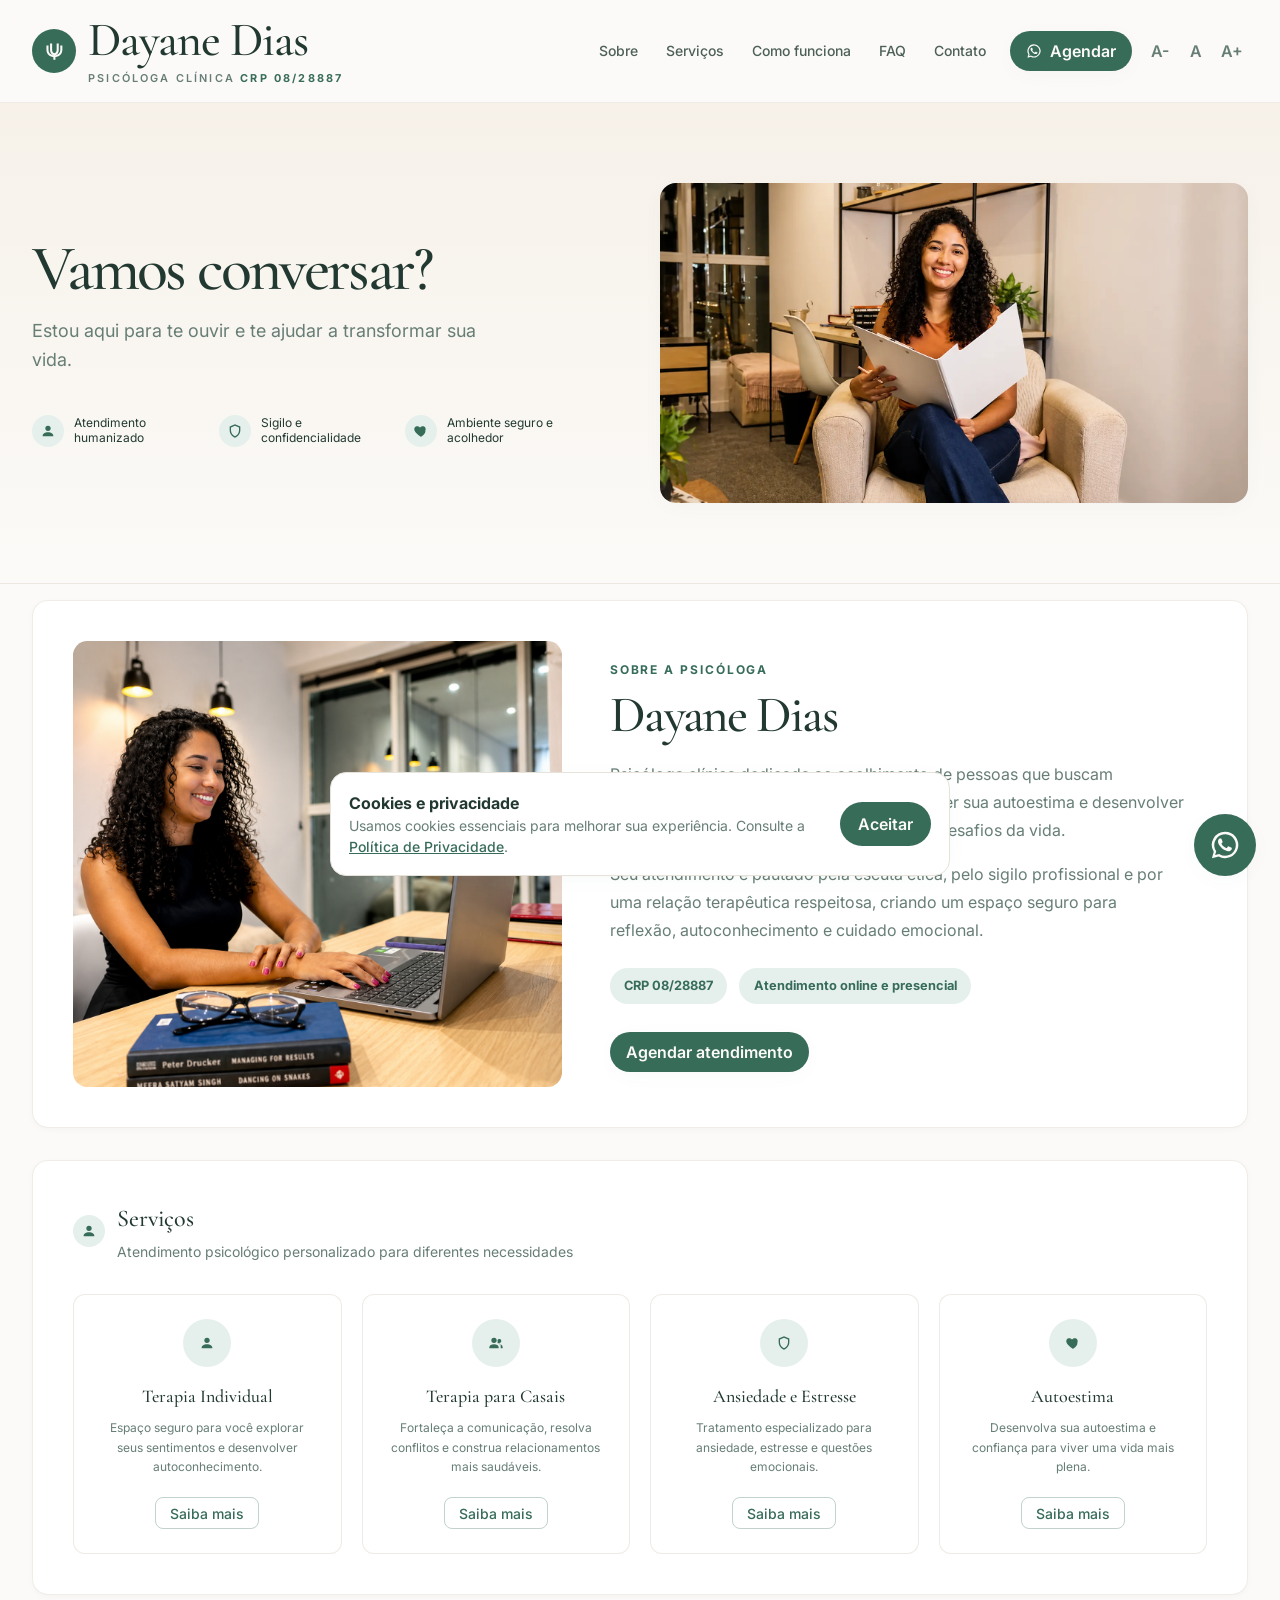
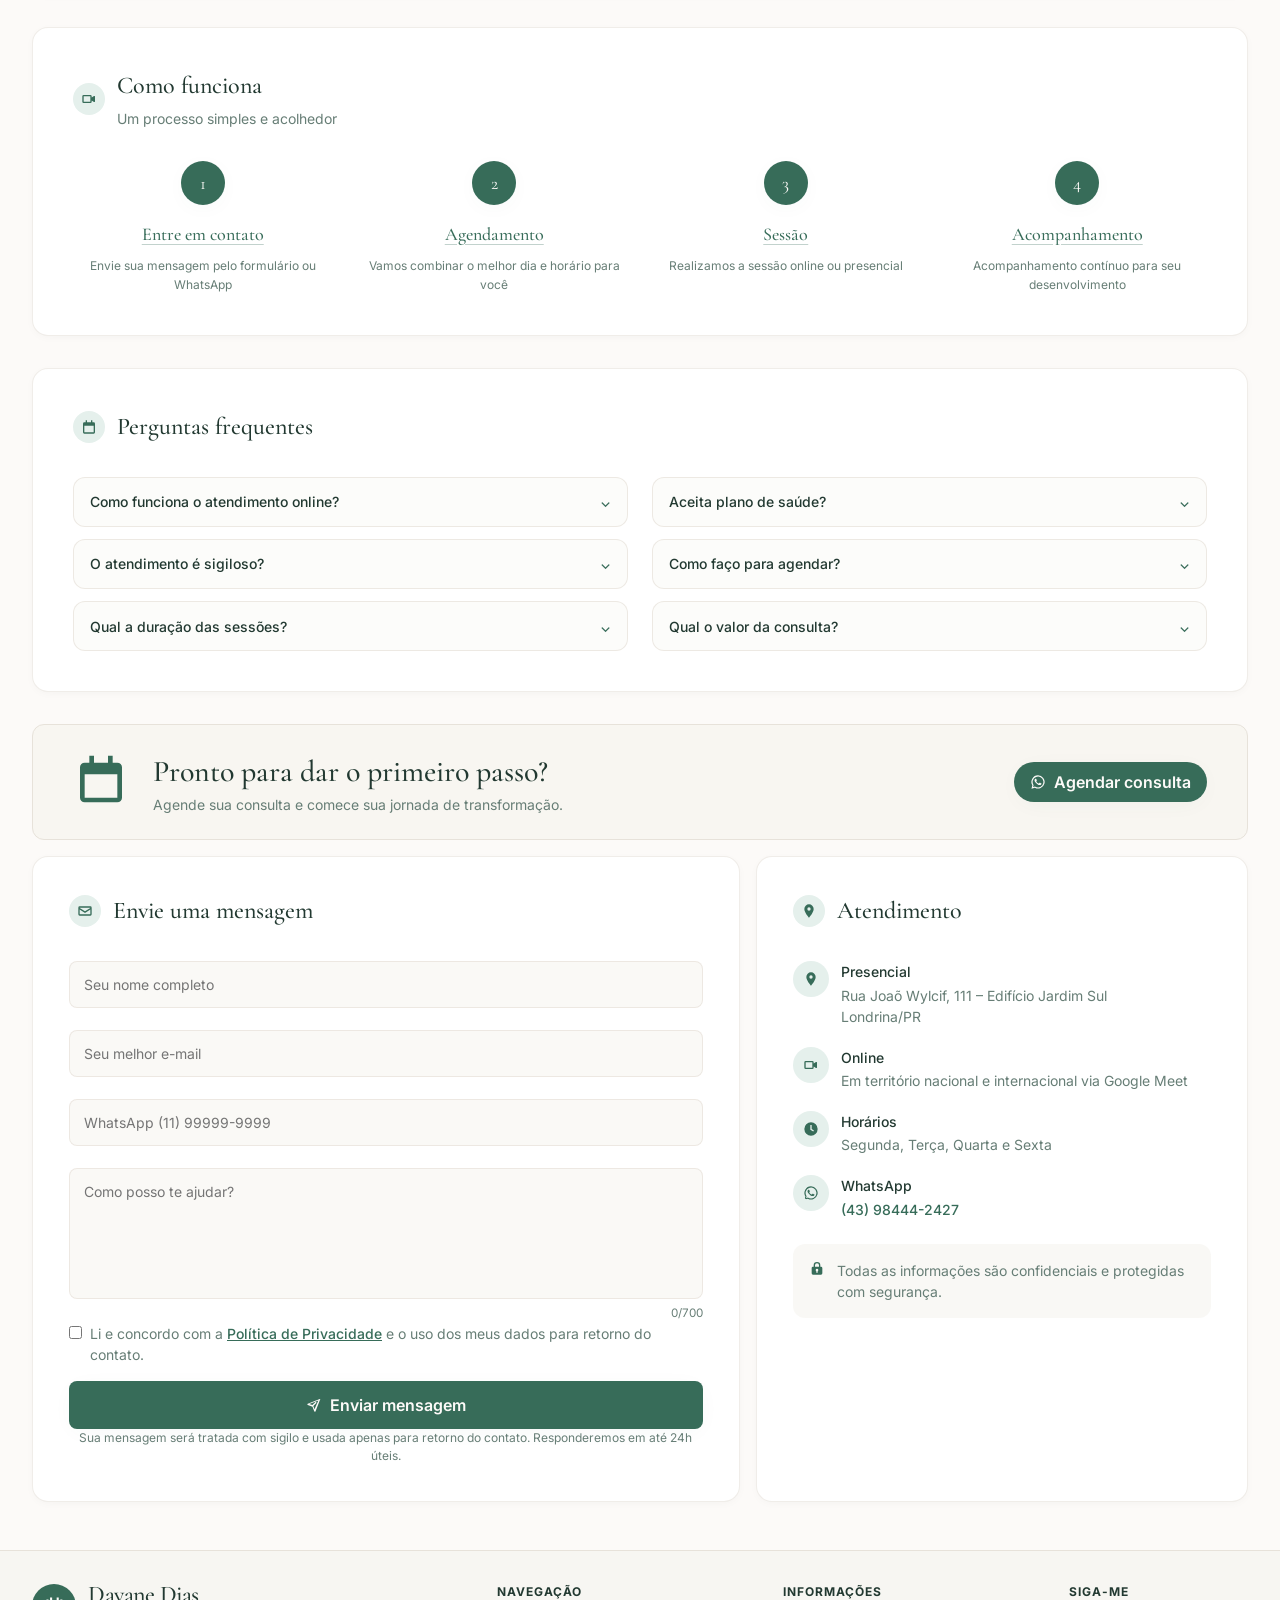
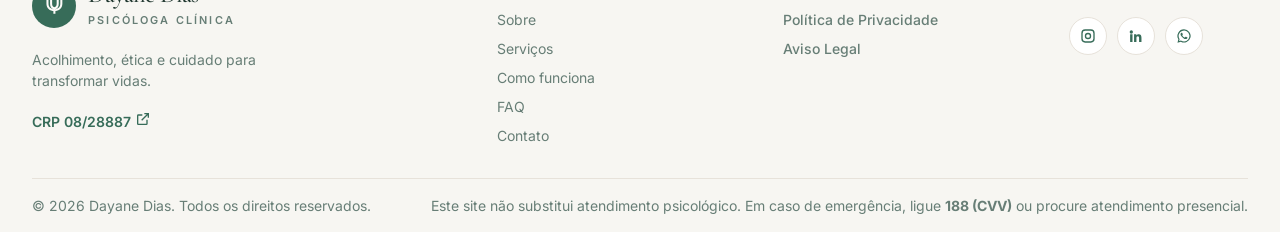
<file: index.html>
<!DOCTYPE html>
<html lang="pt-BR">

<head>
  <meta charset="UTF-8" />
  <meta name="viewport" content="width=device-width, initial-scale=1.0, viewport-fit=cover" />
  <title>Dayane Dias | Psicóloga Clínica</title>
  <meta name="description"
    content="Atendimento psicológico online e presencial com acolhimento, sigilo e cuidado profissional." />
  <meta name="keywords"
    content="psicóloga, psicóloga clínica, terapia online, atendimento psicológico, ansiedade, autoestima, saúde emocional" />
  <meta name="author" content="Dayane Dias" />
  <meta name="robots" content="index, follow" />
  <meta name="theme-color" content="#2f766b" />

  <meta property="og:locale" content="pt_BR" />
  <meta property="og:type" content="website" />
  <meta property="og:title" content="Dayane Dias | Psicóloga Clínica" />
  <meta property="og:description"
    content="Atendimento psicológico online e presencial com acolhimento, ética e sigilo." />
  <meta property="og:image" content="assets/images/hero-office.jpg" />

  <link rel="preconnect" href="https://fonts.googleapis.com" />
  <link rel="preconnect" href="https://fonts.gstatic.com" crossorigin />
  <link
    href="https://fonts.googleapis.com/css2?family=Cormorant+Garamond:wght@600;700&family=Inter:wght@400;500;600;700;800&display=swap"
    rel="stylesheet" />
  <link rel="preload" as="image" href="assets/images/hero-office.jpg" />
  <link rel="stylesheet" href="css/styles.css" />
</head>

<body>
  <svg class="svg-sprite" aria-hidden="true" focusable="false">
    <symbol id="icon-psi" viewBox="0 0 24 24">
      <path
        d="M7.8 4.4h2v6.1c0 1.8.6 3.2 2.2 3.2s2.2-1.4 2.2-3.2V4.4h2v6.1c0 2.8-1.1 4.8-3.2 5.2V20h-2v-4.3c-2.1-.4-3.2-2.4-3.2-5.2V4.4Z" />
      <path
        d="M4.3 6.2h2v4.2c0 3.2 2.3 5.3 5.7 5.3s5.7-2.1 5.7-5.3V6.2h2v4.2c0 4.2-3.1 7.1-7.7 7.1s-7.7-2.9-7.7-7.1V6.2Z" />
    </symbol>
    <symbol id="icon-whatsapp" viewBox="0 0 24 24">
      <path
        d="M12.04 2a9.9 9.9 0 0 0-8.48 15.04L2.2 22l5.08-1.33A9.94 9.94 0 1 0 12.04 2Zm0 18.1a8.08 8.08 0 0 1-4.12-1.13l-.3-.18-3.01.79.8-2.92-.2-.31a8.08 8.08 0 1 1 6.83 3.75Z" />
      <path
        d="M16.57 13.86c-.25-.13-1.5-.74-1.73-.82-.23-.09-.4-.13-.57.13-.17.25-.66.82-.82.99-.15.17-.3.19-.55.06-.25-.13-1.07-.39-2.04-1.25-.75-.67-1.26-1.5-1.41-1.75-.15-.26-.02-.4.11-.52.12-.12.25-.3.38-.45.13-.15.17-.25.25-.42.09-.17.04-.32-.02-.45-.06-.13-.57-1.38-.78-1.89-.2-.49-.41-.42-.57-.43h-.49c-.17 0-.45.06-.68.32-.23.25-.89.87-.89 2.12s.91 2.46 1.04 2.63c.13.17 1.8 2.75 4.37 3.86.61.26 1.09.42 1.46.54.62.2 1.17.17 1.61.1.49-.07 1.5-.61 1.71-1.2.21-.59.21-1.09.15-1.2-.06-.11-.23-.17-.48-.3Z" />
    </symbol>
    <symbol id="icon-user" viewBox="0 0 24 24">
      <path d="M12 12a4 4 0 1 0-4-4 4 4 0 0 0 4 4Zm0 2c-4.42 0-8 2.24-8 5v1h16v-1c0-2.76-3.58-5-8-5Z" />
    </symbol>
    <symbol id="icon-users" viewBox="0 0 24 24">
      <path d="M9 12a4 4 0 1 0-4-4 4 4 0 0 0 4 4Zm0 2c-3.86 0-7 1.96-7 4.38V20h14v-1.62C16 15.96 12.86 14 9 14Z" />
      <path
        d="M17 12a3 3 0 1 0-2.83-4h.03a5.9 5.9 0 0 1 0 4H14c2.76.18 5 1.8 5 3.82V20h3v-1.62C22 15.96 19.76 14 17 14Z" />
    </symbol>
    <symbol id="icon-heart" viewBox="0 0 24 24">
      <path
        d="M12 21s-7.5-4.6-9.5-9.2C1 8.2 3.1 5 6.4 5c1.9 0 3.3 1 4.1 2.1C11.3 6 12.7 5 14.6 5c3.3 0 5.4 3.2 3.9 6.8C19.5 16.4 12 21 12 21Z" />
    </symbol>
    <symbol id="icon-shield" viewBox="0 0 24 24">
      <path
        d="M12 2 4 5.4V11c0 5 3.4 9.7 8 11 4.6-1.3 8-6 8-11V5.4L12 2Zm0 17.8C8.6 18.6 6 15 6 11V6.7l6-2.55 6 2.55V11c0 4-2.6 7.6-6 8.8Z" />
    </symbol>
    <symbol id="icon-mail" viewBox="0 0 24 24">
      <path
        d="M4 5h16a2 2 0 0 1 2 2v10a2 2 0 0 1-2 2H4a2 2 0 0 1-2-2V7a2 2 0 0 1 2-2Zm0 2v.4l8 5.1 8-5.1V7H4Zm16 10V9.7l-7.45 4.75a1 1 0 0 1-1.1 0L4 9.7V17h16Z" />
    </symbol>
    <symbol id="icon-pin" viewBox="0 0 24 24">
      <path
        d="M12 2a7 7 0 0 0-7 7c0 5.25 7 13 7 13s7-7.75 7-13a7 7 0 0 0-7-7Zm0 9.5A2.5 2.5 0 1 1 12 6.5a2.5 2.5 0 0 1 0 5Z" />
    </symbol>
    <symbol id="icon-video" viewBox="0 0 24 24">
      <path
        d="M4 6h10a2 2 0 0 1 2 2v1.7l3.4-2.1A1 1 0 0 1 21 8.4v7.2a1 1 0 0 1-1.6.8L16 14.3V16a2 2 0 0 1-2 2H4a2 2 0 0 1-2-2V8a2 2 0 0 1 2-2Zm0 2v8h10V8H4Z" />
    </symbol>
    <symbol id="icon-clock" viewBox="0 0 24 24">
      <path d="M12 2a10 10 0 1 0 10 10A10 10 0 0 0 12 2Zm1 10.1 3.4 2-1 1.7-4.4-2.6V6h2v6.1Z" />
    </symbol>
    <symbol id="icon-lock" viewBox="0 0 24 24">
      <path
        d="M7 10V8a5 5 0 0 1 10 0v2h1a2 2 0 0 1 2 2v8a2 2 0 0 1-2 2H6a2 2 0 0 1-2-2v-8a2 2 0 0 1 2-2h1Zm2 0h6V8a3 3 0 0 0-6 0v2Zm3 3a2 2 0 0 0-1 3.73V19h2v-2.27A2 2 0 0 0 12 13Z" />
    </symbol>
    <symbol id="icon-send" viewBox="0 0 24 24">
      <path
        d="M21.7 3.3a1 1 0 0 0-1.03-.24l-18 7a1 1 0 0 0 .02 1.87l7.05 2.57 2.57 7.05a1 1 0 0 0 1.87.02l7-18a1 1 0 0 0-.24-1.03ZM12.7 18.2l-1.7-4.67 4.92-4.92-1.41-1.41-4.92 4.92-4.67-1.7 13.63-5.3-5.85 13.08Z" />
    </symbol>
    <symbol id="icon-calendar" viewBox="0 0 24 24">
      <path
        d="M7 2h2v3h6V2h2v3h2a2 2 0 0 1 2 2v13a2 2 0 0 1-2 2H5a2 2 0 0 1-2-2V7a2 2 0 0 1 2-2h2V2Zm12 8H5v10h14V10Z" />
    </symbol>
    <symbol id="icon-instagram" viewBox="0 0 24 24">
      <path
        d="M7.7 2h8.6A5.7 5.7 0 0 1 22 7.7v8.6a5.7 5.7 0 0 1-5.7 5.7H7.7A5.7 5.7 0 0 1 2 16.3V7.7A5.7 5.7 0 0 1 7.7 2Zm0 2A3.7 3.7 0 0 0 4 7.7v8.6A3.7 3.7 0 0 0 7.7 20h8.6a3.7 3.7 0 0 0 3.7-3.7V7.7A3.7 3.7 0 0 0 16.3 4H7.7Z" />
      <path d="M12 7.2A4.8 4.8 0 1 1 12 16.8 4.8 4.8 0 0 1 12 7.2Zm0 2A2.8 2.8 0 1 0 12 14.8 2.8 2.8 0 0 0 12 9.2Z" />
    </symbol>
    <symbol id="icon-linkedin" viewBox="0 0 24 24">
      <path d="M4.98 3.5a2.48 2.48 0 1 1 0 4.96 2.48 2.48 0 0 1 0-4.96ZM3.2 9.5h3.56V21H3.2V9.5Z" />
      <path
        d="M9.1 9.5h3.41v1.57h.05c.48-.9 1.64-1.85 3.37-1.85 3.6 0 4.27 2.37 4.27 5.46V21h-3.56v-5.58c0-1.33-.02-3.04-1.85-3.04-1.85 0-2.14 1.45-2.14 2.94V21H9.1V9.5Z" />
    </symbol>
    <symbol id="icon-external" viewBox="0 0 24 24">
      <path d="M14 3h7v7h-2V6.41l-8.3 8.3-1.4-1.42 8.29-8.29H14V3Z" />
      <path d="M5 5h6v2H5v12h12v-6h2v6a2 2 0 0 1-2 2H5a2 2 0 0 1-2-2V7a2 2 0 0 1 2-2Z" />
    </symbol>
  </svg>

  <a class="skip-link" href="#conteudo-principal">Pular para o conteúdo principal</a>

  <header class="header">
    <div class="container header-inner">
      <a class="brand" href="#inicio" aria-label="Ir para o início">
        <span class="brand-mark"><svg class="icon">
            <use href="#icon-psi"></use>
          </svg></span>
        <span class="brand-copy">
          <strong>Dayane Dias</strong>
          <small>Psicóloga Clínica <b>CRP 08/28887</b></small>
        </span>
      </a>

      <nav class="nav" id="mainNav" aria-label="Navegação principal">
        <a href="#sobre">Sobre</a>
        <a href="#servicos">Serviços</a>
        <a href="#como-funciona">Como funciona</a>
        <a href="#faq">FAQ</a>
        <a href="#contato">Contato</a>
      </nav>

      <div class="header-actions">
        <a class="btn btn-primary js-whatsapp-link" href="https://wa.me/5543984442427"
          data-message="Olá, Dra. Dayane. Gostaria de agendar uma consulta.">
          <svg class="icon">
            <use href="#icon-whatsapp"></use>
          </svg>
          <span>Agendar</span>
        </a>
        <div class="font-controls" aria-label="Tamanho da fonte">
          <button id="decreaseFont" type="button" aria-label="Diminuir fonte">A-</button>
          <button id="resetFont" type="button" aria-label="Fonte padrão">A</button>
          <button id="increaseFont" type="button" aria-label="Aumentar fonte">A+</button>
        </div>
        <button class="mobile-menu-btn" id="mobileMenuBtn" type="button" aria-controls="mainNav"
          aria-expanded="false">☰</button>
      </div>
    </div>
  </header>

  <main id="conteudo-principal">
    <section id="inicio" class="hero-strip">
      <div class="container hero-strip-inner">
        <div class="hero-copy">
          <h1>Vamos conversar?</h1>
          <p>Estou aqui para te ouvir e te ajudar a transformar sua vida.</p>
          <div class="trust-row">
            <span><svg class="icon">
                <use href="#icon-user"></use>
              </svg>Atendimento humanizado</span>
            <span><svg class="icon">
                <use href="#icon-shield"></use>
              </svg>Sigilo e confidencialidade</span>
            <span><svg class="icon">
                <use href="#icon-heart"></use>
              </svg>Ambiente seguro e acolhedor</span>
          </div>
        </div>

        <div class="hero-image hero-carousel" id="heroCarousel">
          <img src="assets/images/psicologa-hero.webp" class="carousel-image active"
            alt="Atendimento psicológico acolhedor" />
          <img src="assets/images/hero-office.webp" class="carousel-image" alt="Sessão de terapia online" />
          <img src="assets/images/psico-hero.webp" class="carousel-image" alt="Ambiente terapêutico confortável" />

          <div class="carousel-dots" aria-label="Selecionar imagem do destaque">
            <button class="dot active" type="button" aria-label="Mostrar imagem 1"></button>
            <button class="dot" type="button" aria-label="Mostrar imagem 2"></button>
            <button class="dot" type="button" aria-label="Mostrar imagem 3"></button>
          </div>
        </div>

      </div>
    </section>

    <section id="sobre" class="section about-section">
      <div class="container about-grid panel">
        <button class="about-image about-image-button" type="button" id="openAboutModal"
          aria-label="Ampliar foto da Dayane Dias">
          <img src="assets/images/psicologa-sobre.jpg" alt="Dayane Dias em atendimento online" />
        </button>

        <div class="about-content">
          <span class="section-kicker">Sobre a psicóloga</span>
          <h2>Dayane Dias</h2>
          <p>
            Psicóloga clínica dedicada ao acolhimento de pessoas que buscam compreender melhor suas emoções,
            fortalecer sua autoestima e desenvolver caminhos mais saudáveis para lidar com os desafios da vida.
          </p>
          <p>
            Seu atendimento é pautado pela escuta ética, pelo sigilo profissional e por uma relação terapêutica
            respeitosa, criando um espaço seguro para reflexão, autoconhecimento e cuidado emocional.
          </p>

          <div class="about-info">
            <a class="footer-crp" href="https://cadastro.cfp.org.br/" target="_blank" rel="noopener noreferrer"
              title="Consulte meu cadastro profissional!">
              <span>CRP 08/28887 </span>
            </a>
            <span>Atendimento online e presencial</span>
          </div>

          <a href="#contato" class="btn about-btn">
            Agendar atendimento
          </a>
        </div>
      </div>
    </section>

    <section id="servicos" class="section section-tight">
      <div class="container panel content-panel">
        <div class="panel-title stacked-title">
          <span class="title-badge"><svg class="icon">
              <use href="#icon-user"></use>
            </svg></span>
          <div>
            <h2>Serviços</h2>
            <p>Atendimento psicológico personalizado para diferentes necessidades</p>
          </div>
        </div>
        <div class="services-grid">
          <article class="service-card"><span><svg class="icon">
                <use href="#icon-user"></use>
              </svg></span>
            <h3>Terapia Individual</h3>
            <p>Espaço seguro para você explorar seus sentimentos e desenvolver autoconhecimento.</p><a
              href="#contato">Saiba mais</a>
          </article>
          <article class="service-card"><span><svg class="icon">
                <use href="#icon-users"></use>
              </svg></span>
            <h3>Terapia para Casais</h3>
            <p>Fortaleça a comunicação, resolva conflitos e construa relacionamentos mais saudáveis.</p><a
              href="#contato">Saiba mais</a>
          </article>
          <article class="service-card"><span><svg class="icon">
                <use href="#icon-shield"></use>
              </svg></span>
            <h3>Ansiedade e Estresse</h3>
            <p>Tratamento especializado para ansiedade, estresse e questões emocionais.</p><a href="#contato">Saiba
              mais</a>
          </article>
          <article class="service-card"><span><svg class="icon">
                <use href="#icon-heart"></use>
              </svg></span>
            <h3>Autoestima</h3>
            <p>Desenvolva sua autoestima e confiança para viver uma vida mais plena.</p><a href="#contato">Saiba
              mais</a>
          </article>
        </div>
      </div>
    </section>

    <section id="como-funciona" class="section section-tight">
      <div class="container panel content-panel">
        <div class="panel-title stacked-title">
          <span class="title-badge"><svg class="icon">
              <use href="#icon-video"></use>
            </svg></span>
          <div>
            <h2>Como funciona</h2>
            <p>Um processo simples e acolhedor</p>
          </div>
        </div>
        <div class="steps-grid">
          <article><span>1</span>
            <h3>Entre em contato</h3>
            <p>Envie sua mensagem pelo formulário ou WhatsApp</p>
          </article>
          <article><span>2</span>
            <h3>Agendamento</h3>
            <p>Vamos combinar o melhor dia e horário para você</p>
          </article>
          <article><span>3</span>
            <h3>Sessão</h3>
            <p>Realizamos a sessão online ou presencial</p>
          </article>
          <article><span>4</span>
            <h3>Acompanhamento</h3>
            <p>Acompanhamento contínuo para seu desenvolvimento</p>
          </article>
        </div>
      </div>
    </section>

    <section id="faq" class="section section-tight">
      <div class="container panel content-panel">
        <div class="panel-title"><span class="title-badge"><svg class="icon">
              <use href="#icon-calendar"></use>
            </svg></span>
          <h2>Perguntas frequentes</h2>
        </div>
        <div class="faq-grid">
          <div class="faq-item"><button class="faq-question" type="button" aria-expanded="false">Como funciona o
              atendimento online?<span>⌄</span></button>
            <div class="faq-answer" hidden>
              <p>É realizado por videochamada, com horário marcado, privacidade e sigilo profissional.</p>
            </div>
          </div>
          <div class="faq-item"><button class="faq-question" type="button" aria-expanded="false">Aceita plano de
              saúde?<span>⌄</span></button>
            <div class="faq-answer" hidden>
              <p>Entre em contato para verificar condições, valores e possibilidades de reembolso.</p>
            </div>
          </div>
          <div class="faq-item"><button class="faq-question" type="button" aria-expanded="false">O atendimento é
              sigiloso?<span>⌄</span></button>
            <div class="faq-answer" hidden>
              <p>Sim. O sigilo é uma parte essencial do atendimento psicológico.</p>
            </div>
          </div>
          <div class="faq-item"><button class="faq-question" type="button" aria-expanded="false">Como faço para
              agendar?<span>⌄</span></button>
            <div class="faq-answer" hidden>
              <p>Você pode clicar no botão de WhatsApp ou enviar uma mensagem pelo formulário.</p>
            </div>
          </div>
          <div class="faq-item"><button class="faq-question" type="button" aria-expanded="false">Qual a duração das
              sessões?<span>⌄</span></button>
            <div class="faq-answer" hidden>
              <p>Em geral, cada sessão dura cerca de 50 minutos.</p>
            </div>
          </div>
          <div class="faq-item"><button class="faq-question" type="button" aria-expanded="false">Qual o valor da
              consulta?<span>⌄</span></button>
            <div class="faq-answer" hidden>
              <p>Os valores são informados diretamente no contato, conforme modalidade escolhida.</p>
            </div>
          </div>
        </div>
      </div>
    </section>

    <section class="cta-section">
      <div class="container cta-box">
        <div class="cta-icon"><svg class="icon">
            <use href="#icon-calendar"></use>
          </svg></div>
        <div>
          <h2>Pronto para dar o primeiro passo?</h2>
          <p>Agende sua consulta e comece sua jornada de transformação.</p>
        </div>
        <a class="btn btn-primary js-whatsapp-link" href="https://wa.me/5543984442427"
          data-message="Olá, Dra. Dayane. Gostaria de agendar minha consulta."><svg class="icon">
            <use href="#icon-whatsapp"></use>
          </svg>Agendar consulta</a>
      </div>
    </section>

    <section id="contato" class="section section-tight">
      <div class="container contact-grid">
        <form class="panel contact-form" id="contactForm" action="https://formsubmit.co/seuemail@dominio.com"
          method="POST" novalidate>
          <div class="panel-title">
            <span class="title-badge"><svg class="icon">
                <use href="#icon-mail"></use>
              </svg></span>
            <h2>Envie uma mensagem</h2>
          </div>

          <label class="field">
            <input id="nome" name="nome" type="text" placeholder="Seu nome completo" required minlength="3"
              maxlength="80" autocomplete="name" />
            <small class="field-error" data-error-for="nome"></small>
          </label>

          <label class="field">
            <input id="email" name="email" type="email" placeholder="Seu melhor e-mail" required maxlength="120"
              autocomplete="email" />
            <small class="field-error" data-error-for="email"></small>
          </label>

          <label class="field">
            <input id="telefone" name="telefone" type="tel" placeholder="WhatsApp (11) 99999-9999 " maxlength="20"
              autocomplete="tel" />
            <small class="field-error" data-error-for="telefone"></small>
          </label>

          <label class="field">
            <textarea id="mensagem" name="mensagem" rows="5" placeholder="Como posso te ajudar?" required minlength="10"
              maxlength="700"></textarea>
            <span class="field-meta"><small class="field-error" data-error-for="mensagem"></small><small><span
                  id="messageCounter">0</span>/700</small></span>
          </label>

          <label class="checkbox-field">
            <input id="privacyConsent" name="consentimento_lgpd" type="checkbox" required />
            <span>Li e concordo com a <button class="link-button js-open-privacy" type="button">Política de
                Privacidade</button> e o uso dos meus dados para retorno do contato.</span>
          </label>
          <small class="field-error" data-error-for="consentimento_lgpd"></small>

          <input type="hidden" name="_subject" value="Novo contato do site - Dayane Dias" />
          <input type="hidden" name="_captcha" value="false" />
          <input type="hidden" name="_template" value="table" />
          <input type="hidden" name="_next" value="https://www.seusite.com.br/obrigado.html" />

          <button class="submit-btn" id="contactSubmitButton" type="submit">
            <svg class="icon">
              <use href="#icon-send"></use>
            </svg>
            Enviar mensagem
          </button>
          <p class="form-feedback" id="formFeedback" role="status" aria-live="polite"></p>
          <p class="form-note">Sua mensagem será tratada com sigilo e usada apenas para retorno do contato.
            Responderemos em até 24h úteis.</p>
        </form>

        <aside class="panel info-panel" aria-labelledby="titulo-atendimento">
          <div class="panel-title">
            <span class="title-badge"><svg class="icon">
                <use href="#icon-pin"></use>
              </svg></span>
            <h2 id="titulo-atendimento">Atendimento</h2>
          </div>

          <div class="info-list">
            <div class="info-row"><svg class="icon">
                <use href="#icon-pin"></use>
              </svg>
              <p><strong>Presencial</strong>Rua Joaõ Wylcif, 111 – Edifício Jardim Sul<br />Londrina/PR</p>
            </div>
            <div class="info-row"><svg class="icon">
                <use href="#icon-video"></use>
              </svg>
              <p><strong>Online</strong>Em território nacional e internacional via Google Meet</p>
            </div>
            <div class="info-row"><svg class="icon">
                <use href="#icon-clock"></use>
              </svg>
              <p><strong>Horários</strong>Segunda, Terça, Quarta e Sexta</p>
            </div>
            <div class="info-row"><svg class="icon">
                <use href="#icon-whatsapp"></use>
              </svg>
              <p><strong>WhatsApp</strong><a href="https://wa.me/5543984442427" class="js-whatsapp-link"
                  data-message="Olá, Dra. Dayane. Vim pelo site e gostaria de mais informações." target="_blank"
                  rel="noopener noreferrer"> (43) 98444-2427</a></p>
            </div>
          </div>

          <div class="security-note">
            <svg class="icon">
              <use href="#icon-lock"></use>
            </svg>
            <p>Todas as informações são confidenciais e protegidas com segurança.</p>
          </div>
        </aside>
      </div>
    </section>
  </main>

  <footer class="footer">
    <div class="container footer-grid">
      <div class="footer-brand-column">
        <a class="brand footer-brand" href="#inicio"><span class="brand-mark"><svg class="icon">
              <use href="#icon-psi"></use>
            </svg></span><span><strong>Dayane Dias</strong><small>Psicóloga Clínica</small></span></a>
        <p>Acolhimento, ética e cuidado para transformar vidas.</p>
        <a class="footer-crp" href="https://cadastro.cfp.org.br/" target="_blank" rel="noopener noreferrer"
          title="Consulte meu cadastro profissional!">CRP 08/28887 <svg class="icon">
            <use href="#icon-external"></use>
          </svg></a>
      </div>
      <nav>
        <strong>Navegação</strong>
        <a href="#sobre">Sobre</a>
        <a href="#servicos">Serviços</a>
        <a href="#como-funciona">Como funciona</a>
        <a href="#faq">FAQ</a><a href="#contato">Contato</a>
      </nav>
      <nav>
        <strong>Informações</strong>
        <button class="link-button js-open-privacy" type="button">Política de Privacidade</button>
        <button class="link-button js-open-privacy" type="button">Aviso Legal</button>
      </nav>
      <div>
        <strong>Siga-me</strong>
        <div class="social-row">
          <a href="https://www.instagram.com/psidayanedias/" target="_blank" aria-label="Instagram">
            <svg class="icon">
              <use href="#icon-instagram"></use>
            </svg>
          </a>
          <a href="https://www.linkedin.com/in/dayane-dias-a41886115/" target="_blank" aria-label="LinkedIn">
            <svg class="icon">
              <use href="#icon-linkedin"></use>
            </svg>
          </a>
          <a href="https://wa.me/5543984442427" class="js-whatsapp-link"
            data-message="Olá, Dra. Dayane. Vim pelo site e gostaria de mais informações." target="_blank"
            rel="noopener noreferrer">
            <svg class="icon">
              <use href="#icon-whatsapp"></use>
            </svg>
          </a>
        </div>
      </div>
    </div>
    <div class="container footer-bottom">
      <p>© 2026 Dayane Dias. Todos os direitos reservados.</p>
      <p>Este site não substitui atendimento psicológico. Em caso de emergência, ligue <b>188 (CVV)</b> ou procure
        atendimento
        presencial.</p>
    </div>
  </footer>

  <div class="privacy-modal" id="privacyModal" aria-hidden="true" hidden>
    <div class="privacy-modal__content" role="dialog" aria-modal="true" aria-labelledby="privacyTitle">
      <button class="privacy-modal__close js-close-privacy" type="button" aria-label="Fechar">×</button>
      <h2 id="privacyTitle">Política de Privacidade</h2>
      <p>Este site coleta apenas os dados informados voluntariamente no formulário, como nome, e-mail, WhatsApp e
        mensagem.</p>
      <h3>Como os dados são usados</h3>
      <p>As informações são utilizadas exclusivamente para responder ao contato, orientar sobre agendamento e dar
        continuidade à comunicação solicitada.</p>
      <h3>Compartilhamento</h3>
      <p>Os dados não são vendidos ou compartilhados para fins comerciais. O envio pode ser processado por ferramenta
        externa de formulário.</p>
      <h3>Segurança e cuidado</h3>
      <p>Evite enviar informações íntimas, diagnósticos ou detalhes sensíveis pelo formulário.</p>
      <h3>Direitos do titular</h3>
      <p>Você pode solicitar correção ou exclusão dos dados enviados pelo canal de contato informado no site.</p>
      <p class="privacy-modal__note">
        As informações fornecidas são tratadas com sigilo e respeito à sua privacidade, em conformidade com a LGPD.
      </p>
    </div>
  </div>

  <div class="cookie-consent" id="cookieConsent" hidden>
    <div><strong>Cookies e privacidade</strong>
      <p>Usamos cookies essenciais para melhorar sua experiência. Consulte a <button class="link-button js-open-privacy"
          type="button">Política de Privacidade</button>.</p>
    </div>
    <button id="acceptCookies" type="button">Aceitar</button>
  </div>

  <a class="whatsapp-float js-whatsapp-link" href="https://wa.me/5543984442427"
    data-message="Olá, Dra. Dayane. Gostaria de agendar uma consulta." aria-label="Conversar pelo WhatsApp"><svg
      class="icon">
      <use href="#icon-whatsapp"></use>
    </svg></a>
  <button class="back-to-top" id="backToTop" type="button" aria-label="Voltar ao topo">↑</button>

  <!-- VLibras - Acessibilidade em Libras -->
  <div vw class="enabled vlibras-widget">
    <div vw-access-button class="active"></div>
    <div vw-plugin-wrapper>
      <div class="vw-plugin-top-wrapper"></div>
    </div>
  </div>

  <div class="photo-modal" id="aboutPhotoModal" aria-hidden="true" hidden>
    <div class="photo-modal__content" role="dialog" aria-modal="true" aria-labelledby="aboutPhotoTitle">
      <button class="photo-modal__close" id="closeAboutModal" type="button" aria-label="Fechar foto ampliada">×</button>

      <div class="photo-modal__image">
        <img src="assets/images/psicologa-sobre.jpg" alt="Foto ampliada da Dayane Dias" />
      </div>

      <div class="photo-modal__info">
        <span class="section-kicker">Sobre a psicóloga</span>
        <h2 id="aboutPhotoTitle">Dayane Dias</h2>
        <p>
          Psicóloga clínica dedicada ao acolhimento, escuta ética e cuidado emocional.
          Seu atendimento oferece um espaço seguro para reflexão, autoconhecimento e desenvolvimento pessoal.
        </p>

        <div class="photo-modal__badges">
          <span>CRP 08/28887</span>
          <span>Atendimento online e presencial</span>
        </div>
      </div>
    </div>
  </div>

  <script>
    document.addEventListener("DOMContentLoaded", function () {
      const vlibrasScript = document.createElement("script");

      vlibrasScript.src = "https://vlibras.gov.br/app/vlibras-plugin.js";
      vlibrasScript.async = true;

      vlibrasScript.onload = function () {
        if (window.VLibras) {
          new window.VLibras.Widget("https://vlibras.gov.br/app");
        }
      };

      document.body.appendChild(vlibrasScript);
    });
  </script>

  <script src="js/script.js" defer></script>
</body>

</html>
</file>
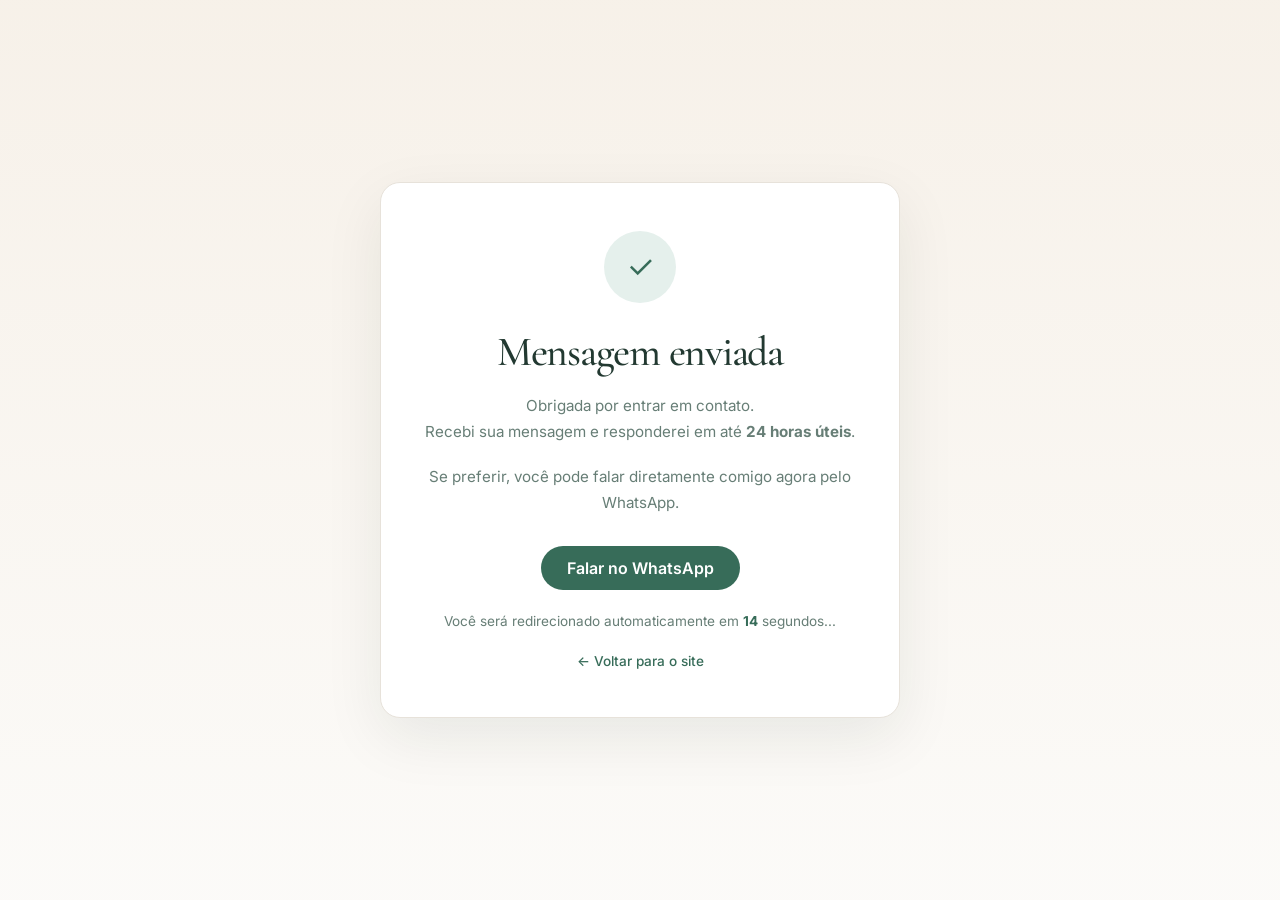
<file: obrigado.html>
<!DOCTYPE html>
<html lang="pt-BR">

<head>
  <meta charset="UTF-8" />
  <meta name="viewport" content="width=device-width, initial-scale=1.0" />

  <title>Mensagem enviada | Dra. Dayane Dias</title>
  <meta name="robots" content="noindex, nofollow">

  <link rel="stylesheet" href="css/obrigado.css" />

</head>

<body>

  <div class="container">
    <div class="icon">✓</div>

    <h1>Mensagem enviada</h1>

    <p>
      Obrigada por entrar em contato.<br>
      Recebi sua mensagem e responderei em até <strong>24 horas úteis</strong>.
    </p>

    <p>
      Se preferir, você pode falar diretamente comigo agora pelo WhatsApp.
    </p>

    <a href="#" class="btn js-whatsapp-link"
      data-message="Olá, Dra. Dayane. Enviei uma mensagem pelo site e gostaria de conversar.">
      Falar no WhatsApp
    </a>

    <div class="back-link">
      <p class="redirect-info">
        Você será redirecionado automaticamente em <strong><span id="countdown">15</span></strong> segundos...
      </p>
      <a href="index.html">← Voltar para o site</a>
    </div>
  </div>

  <script src="js/obrigado.js"></script>

</body>

</html>
</file>
<file: css/styles.css>
@import url("https://fonts.googleapis.com/css2?family=Cormorant+Garamond:wght@400;500;600;700&family=Inter:wght@300;400;500;600;700;800&display=swap");

:root {
  --background: hsl(40 33% 98%);
  --foreground: hsl(158 25% 18%);

  --card: hsl(0 0% 100%);
  --card-foreground: hsl(158 25% 18%);

  --primary: hsl(158 32% 32%);
  --primary-hover: hsl(158 32% 28%);
  --primary-foreground: hsl(40 33% 98%);
  --primary-soft: hsl(158 28% 92%);

  --secondary: hsl(40 30% 95%);
  --muted: hsl(40 25% 94%);
  --muted-foreground: hsl(158 10% 45%);

  --accent: hsl(158 28% 88%);
  --warm: hsl(35 40% 94%);

  --border: hsl(40 20% 88%);
  --input: hsl(40 20% 90%);
  --ring: hsl(158 32% 32%);

  --radius: 0.75rem;

  --shadow-soft: 0 4px 24px -8px hsl(158 32% 32% / 0.08);
  --shadow-card: 0 2px 12px -4px hsl(158 25% 18% / 0.06);
  --gradient-warm: linear-gradient(180deg, hsl(35 45% 94%), hsl(40 33% 98%));

  --container: 1400px;
  --font-scale: 1;
}

* {
  box-sizing: border-box;
  margin: 0;
  padding: 0;
}

html {
  scroll-behavior: smooth;
  font-size: calc(16px * var(--font-scale));
}

body {
  font-family: "Inter", system-ui, sans-serif;
  background: var(--background);
  color: var(--foreground);
  line-height: 1.5;
  -webkit-font-smoothing: antialiased;
  color-scheme: light;
}

img {
  max-width: 100%;
  display: block;
}

a {
  color: inherit;
}

button,
input,
textarea {
  font: inherit;
}

button {
  cursor: pointer;
}

.svg-sprite {
  position: absolute;
  width: 0;
  height: 0;
  overflow: hidden;
}

.icon {
  width: 1rem;
  height: 1rem;
  fill: currentColor;
  flex-shrink: 0;
}

.container {
  width: min(100% - 4rem, var(--container));
  margin-inline: auto;
}

.skip-link {
  position: fixed;
  top: 1rem;
  left: 1rem;
  z-index: 9999;
  transform: translateY(-160%);
  padding: 0.7rem 1rem;
  border-radius: 0.75rem;
  background: var(--primary);
  color: var(--primary-foreground);
}

.skip-link:focus {
  transform: translateY(0);
}

/* HEADER */

.header {
  position: sticky;
  top: 0;
  z-index: 1000;
  background: hsl(40 33% 98% / 0.85);
  border-bottom: 1px solid hsl(40 20% 88% / 0.6);
  backdrop-filter: blur(14px);
}

.header-inner {
  min-height: auto;
  padding-block: 1rem;
  display: flex;
  align-items: center;
  justify-content: space-between;
  gap: 1.5rem;
}

.brand {
  display: flex;
  align-items: center;
  gap: 0.75rem;
  text-decoration: none;
  min-width: max-content;
}

.brand-mark {
  width: 2.75rem;
  height: 2.75rem;
  display: grid;
  place-items: center;
  border-radius: 999px;
  background: var(--primary);
  color: var(--primary-foreground);
}

.brand-mark .icon {
  width: 1.55rem;
  height: 1.55rem;
}

.brand strong {
  display: block;
  font-family: "Cormorant Garamond", serif;
  font-size: 3rem;
  font-weight: 500;
  line-height: 1;
  color: var(--foreground);
  letter-spacing: -0.02em;
}

.brand small {
  display: block;
  margin-top: 0.35rem;
  color: var(--muted-foreground);
  font-size: 0.68rem;
  font-weight: 600;
  letter-spacing: 0.2em;
  text-transform: uppercase;
}

.brand small b {
  color: var(--primary);
  font-weight: 700;
}

.nav {
  margin-left: auto;
  display: flex;
  align-items: center;
  gap: 1.75rem;
}

.nav a {
  text-decoration: none;
  color: hsl(158 25% 18% / 0.8);
  font-size: 0.875rem;
  font-weight: 500;
  transition: color 0.2s ease;
}

.nav a:hover {
  color: var(--primary);
}

.header-actions {
  display: flex;
  align-items: center;
  gap: 0.75rem;
}

.btn,
.submit-btn {
  min-height: 2.5rem;
  display: inline-flex;
  align-items: center;
  justify-content: center;
  gap: 0.5rem;
  border: 0;
  border-radius: 999px;
  background: var(--primary);
  color: var(--primary-foreground);
  padding: 0 1rem;
  font-weight: 600;
  text-decoration: none;
  box-shadow: var(--shadow-soft);
  transition: background 0.2s ease, transform 0.2s ease;
}

.btn:hover,
.submit-btn:hover {
  background: var(--primary-hover);
  transform: translateY(-1px);
}

.font-controls {
  display: flex;
  align-items: center;
  gap: 0.25rem;
  color: var(--muted-foreground);
}

.font-controls button {
  width: 2rem;
  height: 2rem;
  border: 0;
  background: transparent;
  color: inherit;
  font-weight: 600;
}

.font-controls button:hover {
  color: var(--primary);
}

.theme-toggle,
.mobile-menu-btn {
  width: 2.25rem;
  height: 2.25rem;
  border: 1px solid var(--border);
  border-radius: 999px;
  background: var(--primary-soft);
  color: var(--primary);
  display: none;
}

.mobile-menu-btn {
  display: none;
}

/* HERO */

.hero-strip {
  background: var(--gradient-warm);
  border-bottom: 1px solid hsl(40 20% 88% / 0.6);
}

.hero-strip-inner {
  padding-block: 5rem;
  display: grid;
  grid-template-columns: 1fr 1fr;
  align-items: center;
  gap: 2.5rem;
}

.hero-copy h1 {
  font-family: "Cormorant Garamond", serif;
  font-size: clamp(3rem, 5vw, 4.5rem);
  font-weight: 500;
  line-height: 0.95;
  color: var(--foreground);
  letter-spacing: -0.045em;
}

.hero-copy p {
  max-width: 28rem;
  margin-top: 1rem;
  color: var(--muted-foreground);
  font-size: 1.125rem;
  line-height: 1.65;
}

.trust-row {
  max-width: 34rem;
  margin-top: 2.5rem;
  display: grid;
  grid-template-columns: repeat(3, 1fr);
  gap: 1rem;
}

.trust-row span {
  display: flex;
  align-items: flex-start;
  gap: 0.625rem;
  color: var(--foreground);
  font-size: 0.75rem;
  line-height: 1.25;
}

.trust-row .icon {
  width: 2rem;
  height: 2rem;
  padding: 0.5rem;
  border-radius: 999px;
  background: var(--primary-soft);
  color: var(--primary);
}

.hero-image {
  width: 100%;
  height: 20rem;
  border-radius: 1rem;
  overflow: hidden;
  box-shadow: var(--shadow-soft);
}

.hero-image img {
  width: 100%;
  height: 100%;
  object-fit: cover;
}

/* SECTIONS */

.section {
  padding: 1rem 0;
  scroll-margin-top: 6rem;
}

.section-tight {
  padding-top: 1rem;
}

.panel {
  background: var(--card);
  border: 1px solid hsl(40 20% 88% / 0.6);
  border-radius: 1rem;
  box-shadow: var(--shadow-card);
}

.content-panel {
  padding: 2.5rem;
}

.panel-title {
  display: flex;
  align-items: center;
  gap: 0.75rem;
  margin-bottom: 2rem;
}

.panel-title h2 {
  font-family: "Cormorant Garamond", serif;
  font-size: 1.5rem;
  font-weight: 500;
  color: var(--foreground);
}

.panel-title p {
  margin-top: 0.25rem;
  color: var(--muted-foreground);
  font-size: 0.875rem;
}

.title-badge {
  width: 2rem;
  height: 2rem;
  display: grid;
  place-items: center;
  border-radius: 999px;
  background: var(--primary-soft);
  color: var(--primary);
}

/* ABOUT */

.about-section {
  padding-top: 1rem;
}

.about-grid {
  display: grid;
  grid-template-columns: 0.9fr 1.1fr;
  gap: 3rem;
  align-items: center;
  padding: 2.5rem;
}

.about-image {
  min-height: 26rem;
  border-radius: 0.9rem;
  overflow: hidden;
  background: var(--warm);
}

.about-image img {
  width: 100%;
  height: 100%;
  min-height: 26rem;
  object-fit: cover;
}

.about-content {
  max-width: 36rem;
}

.section-kicker {
  display: inline-block;
  margin-bottom: 0.75rem;
  color: var(--primary);
  font-size: 0.75rem;
  font-weight: 700;
  letter-spacing: 0.16em;
  text-transform: uppercase;
}

.about-content h2 {
  font-family: "Cormorant Garamond", serif;
  color: var(--foreground);
  font-size: clamp(2.6rem, 4vw, 4rem);
  font-weight: 500;
  line-height: 0.95;
  letter-spacing: -0.04em;
  margin-bottom: 1.25rem;
}

.about-content p {
  color: var(--muted-foreground);
  font-size: 1rem;
  line-height: 1.75;
}

.about-content p + p {
  margin-top: 1rem;
}

.about-info {
  display: flex;
  flex-wrap: wrap;
  gap: 0.75rem;
  margin-top: 1.5rem;
}

.about-info span {
  display: inline-flex;
  align-items: center;
  min-height: 2.25rem;
  padding: 0 0.9rem;
  border-radius: 999px;
  background: var(--primary-soft);
  color: var(--primary);
  font-size: 0.8rem;
  font-weight: 700;
}

.about-btn {
  margin-top: 1.75rem;
}

@media (max-width: 900px) {
  .about-grid {
    grid-template-columns: 1fr;
    gap: 2rem;
    padding: 1.5rem;
  }

  .about-image,
  .about-image img {
    min-height: 20rem;
  }
}

/* CONTACT */

.contact-grid {
  display: grid;
  grid-template-columns: minmax(0, 1.18fr) minmax(320px, 0.82fr);
  gap: 1rem;
  align-items: stretch;
}

.contact-form,
.info-panel {
  padding: 2.25rem;
}

.contact-form {
  display: grid;
  /*gap: 1rem;*/
}

.field {
  display: grid;
  gap: 0.375rem;
  color: var(--foreground);
  font-size: 0.875rem;
  font-weight: 400;
}

.field span {
  color: var(--muted-foreground);
}

.field input,
.field textarea {
  width: 100%;
  border: 1px solid hsl(40 20% 88% / 0.7);
  border-radius: 0.5rem;
  background: hsl(40 30% 95% / 0.5);
  color: var(--foreground);
  padding: 0.75rem 0.875rem;
  outline: none;
  transition: 0.2s ease;
}

.field textarea {
  min-height: 7rem;
  resize: none;
}

.field input:focus,
.field textarea:focus {
  border-color: var(--primary);
  box-shadow: 0 0 0 3px hsl(158 32% 32% / 0.16);
}

.field-meta {
  display: flex;
  justify-content: space-between;
  gap: 1rem;
}

.field-error {
  min-height: 1rem;
  color: hsl(0 70% 50%);
  font-size: 0.75rem;
}

.checkbox-field {
  display: flex;
  align-items: flex-start;
  gap: 0.5rem;
  color: var(--muted-foreground);
  font-size: 0.875rem;
}

.checkbox-field input {
  margin-top: 0.2rem;
  accent-color: var(--primary);
}

.link-button {
  border: 0;
  background: transparent;
  color: var(--primary);
  text-decoration: underline;
  font-weight: 500;
  padding: 0;
}

.submit-btn {
  width: 100%;
  min-height: 3rem;
  border-radius: 0.5rem;
}

.form-feedback,
.form-note {
  text-align: center;
  color: var(--muted-foreground);
  font-size: 0.75rem;
  line-height: 1.5;
}

.form-feedback.is-error {
  color: hsl(0 70% 50%);
  font-weight: 600;
}

.form-feedback.is-success {
  color: var(--primary);
  font-weight: 600;
}

.info-panel {
  height: 100%;
  display: flex;
  flex-direction: column;
}

.info-list {
  display: grid;
  gap: 1.25rem;
  /*flex: 1;*/
}

.info-row {
  display: flex;
  align-items: flex-start;
  gap: 0.75rem;
  color: var(--muted-foreground);
  font-size: 0.875rem;
}

.info-row > .icon {
  width: 2.25rem;
  height: 2.25rem;
  padding: 0.625rem;
  border-radius: 999px;
  background: var(--primary-soft);
  color: var(--primary);
}

.info-row strong {
  display: block;
  color: var(--foreground);
  font-weight: 500;
  margin-bottom: 0.15rem;
}

.info-row a {
  color: var(--primary);
  font-weight: 500;
  text-decoration: none;
}

.security-note {
  margin-top: 1.5rem;
  display: flex;
  align-items: flex-start;
  gap: 0.75rem;
  padding: 1rem;
  border-radius: 0.75rem;
  background: hsl(40 30% 95% / 0.6);
  color: var(--muted-foreground);
  font-size: 0.875rem;
}

.security-note .icon {
  color: var(--primary);
}

/* SERVICES */

.services-grid {
  display: grid;
  grid-template-columns: repeat(4, 1fr);
  gap: 1.25rem;
}

.service-card {
  min-height: 15rem;
  padding: 1.5rem;
  text-align: center;
  border: 1px solid hsl(40 20% 88% / 0.7);
  border-radius: 0.75rem;
  background: var(--card);
  transition: 0.2s ease;
}

.service-card:hover {
  border-color: hsl(158 32% 32% / 0.3);
  box-shadow: var(--shadow-soft);
  transform: translateY(-2px);
}

.service-card > span {
  width: 3rem;
  height: 3rem;
  display: grid;
  place-items: center;
  margin: 0 auto 1rem;
  border-radius: 999px;
  background: var(--primary-soft);
  color: var(--primary);
}

.service-card h3 {
  font-family: "Cormorant Garamond", serif;
  font-size: 1.125rem;
  font-weight: 500;
  margin-bottom: 0.5rem;
}

.service-card p {
  color: var(--muted-foreground);
  font-size: 0.75rem;
  line-height: 1.65;
  margin-bottom: 1.25rem;
}

.service-card a {
  display: inline-flex;
  align-items: center;
  justify-content: center;
  min-height: 2rem;
  padding: 0 0.875rem;
  border: 1px solid hsl(158 32% 32% / 0.3);
  border-radius: 0.5rem;
  color: var(--primary);
  text-decoration: none;
  font-size: 0.875rem;
  font-weight: 500;
}

.service-card a:hover {
  background: var(--primary-soft);
}

/* STEPS */

.steps-grid {
  display: grid;
  grid-template-columns: repeat(4, 1fr);
  gap: 2rem;
  position: relative;
}

.steps-grid article {
  text-align: center;
}

.steps-grid span {
  width: 2.75rem;
  height: 2.75rem;
  display: grid;
  place-items: center;
  margin: 0 auto 1rem;
  border-radius: 999px;
  background: var(--primary);
  color: var(--primary-foreground);
  font-family: "Cormorant Garamond", serif;
  font-size: 1.125rem;
  box-shadow: var(--shadow-soft);
}

.steps-grid h3 {
  font-family: "Cormorant Garamond", serif;
  color: var(--primary);
  font-size: 1.125rem;
  font-weight: 500;
  margin-bottom: 0.5rem;
  text-decoration: underline;
  text-decoration-color: hsl(158 32% 32% / 0.3);
  text-underline-offset: 0.25rem;
}

.steps-grid p {
  color: var(--muted-foreground);
  font-size: 0.75rem;
  line-height: 1.6;
}

/* FAQ */

.faq-grid {
  display: grid;
  grid-template-columns: repeat(2, 1fr);
  gap: 0.75rem 1.5rem;
}

.faq-item {
  border: 1px solid hsl(40 20% 88% / 0.7);
  border-radius: 0.75rem;
  background: hsl(40 30% 95% / 0.3);
  overflow: hidden;
}

.faq-question {
  width: 100%;
  border: 0;
  background: transparent;
  color: var(--foreground);
  padding: 0.85rem 1rem;
  display: flex;
  justify-content: space-between;
  gap: 1rem;
  text-align: left;
  font-size: 0.875rem;
  font-weight: 500;
}

.faq-question span {
  color: var(--primary);
  transition: transform 0.2s ease;
}

.faq-question[aria-expanded="true"] span {
  transform: rotate(180deg);
}

.faq-answer {
  padding: 0 1rem 1rem;
  color: var(--muted-foreground);
  font-size: 0.875rem;
}

/* CTA */

.cta-section {
  padding: 1rem 0 0;
}

.cta-box {
  display: grid;
  grid-template-columns: auto 1fr auto;
  align-items: center;
  gap: 1.5rem;
  padding: 1.5rem 2.5rem;
  border: 1px solid var(--border);
  border-radius: 0.75rem;
  background: hsl(40 30% 95% / 0.65);
}

.cta-icon {
  color: var(--primary);
}

.cta-icon .icon {
  width: 3.5rem;
  height: 3.5rem;
}

.cta-box h2 {
  font-family: "Cormorant Garamond", serif;
  color: var(--foreground);
  font-size: 1.875rem;
  font-weight: 500;
}

.cta-box p {
  color: var(--muted-foreground);
  font-size: 0.875rem;
}

/* FOOTER */

.footer {
  margin-top: 2rem;
  padding: 2rem 0 1rem;
  background: hsl(40 30% 95% / 0.6);
  border-top: 1px solid var(--border);
}

.footer-grid {
  display: grid;
  grid-template-columns: 1.4fr 0.8fr 0.8fr 0.6fr;
  gap: 3rem;
}

.footer nav,
.footer-grid > div {
  display: grid;
  gap: 0.5rem;
  align-content: start;
}

.footer strong {
  color: var(--foreground);
  font-size: 0.75rem;
  text-transform: uppercase;
  letter-spacing: 0.08em;
}

.footer a,
.footer button,
.footer p {
  border: 0;
  background: transparent;
  color: var(--muted-foreground);
  text-decoration: none;
  font-size: 0.875rem;
  text-align: left;
}

.footer-brand strong {
  font-family: "Cormorant Garamond", serif;
  color: var(--foreground);
  text-transform: none;
  font-size: 1.5rem;
  letter-spacing: -0.02em;
}

.footer-brand-column p {
  max-width: 15rem;
  margin: 0.75rem 0;
}

.footer-crp {
  color: var(--primary) !important;
  font-weight: 600;
}

.social-row {
  display: flex;
  gap: 0.625rem;
  margin-top: 0.5rem;
}

.social-row a {
  width: 2.375rem;
  height: 2.375rem;
  display: grid;
  place-items: center;
  border: 1px solid var(--border);
  border-radius: 999px;
  background: var(--card);
  color: var(--primary);
}

.footer-bottom {
  margin-top: 2rem;
  padding-top: 1rem;
  border-top: 1px solid var(--border);
  display: flex;
  justify-content: space-between;
  gap: 1rem;
  color: var(--muted-foreground);
  font-size: 0.75rem;
}

/* MODAL / COOKIE */

.cookie-consent {
  position: fixed;
  left: 50%;
  bottom: 1.5rem;
  z-index: 3000;
  transform: translateX(-50%);
  width: min(92%, 620px);
  display: flex;
  align-items: center;
  justify-content: space-between;
  gap: 1rem;
  padding: 1.125rem;
  border: 1px solid var(--border);
  border-radius: 1rem;
  background: var(--card);
  box-shadow: var(--shadow-soft);
}

.cookie-consent[hidden] {
  display: none;
}

.cookie-consent strong {
  color: var(--foreground);
}

.cookie-consent p {
  color: var(--muted-foreground);
  font-size: 0.875rem;
}

.cookie-consent button:not(.link-button) {
  border: 0;
  border-radius: 999px;
  background: var(--primary);
  color: var(--primary-foreground);
  padding: 0.625rem 1.125rem;
  font-weight: 600;
}

/* MODAL POLÍTICA DE PRIVACIDADE */

.privacy-modal {
  position: fixed;
  inset: 0;
  z-index: 4000;
  display: none;
  place-items: center;
  padding: 1.5rem;
  background:
    radial-gradient(circle at top left, hsl(158 32% 32% / 0.18), transparent 34%),
    hsl(158 25% 10% / 0.58);
  backdrop-filter: blur(8px);
}

.privacy-modal.is-open {
  display: grid;
}

.privacy-modal[hidden] {
  display: none;
}

.privacy-modal__content {
  position: relative;
  width: min(92vw, 720px);
  max-height: 86vh;
  overflow: auto;
  padding: 3rem;
  border: 1px solid hsl(40 20% 88% / 0.8);
  border-radius: 1.25rem;
  background:
    linear-gradient(180deg, hsl(40 33% 98%), hsl(40 30% 96%));
  box-shadow:
    0 28px 80px hsl(158 25% 10% / 0.28),
    0 2px 12px hsl(158 25% 18% / 0.08);
}



.privacy-modal__close {
  position: absolute;
  top: 1.25rem;
  right: 1.25rem;
  width: 2.75rem;
  height: 2.75rem;
  display: grid;
  place-items: center;
  border: 1px solid hsl(158 32% 32% / 0.18);
  border-radius: 999px;
  background: var(--primary);
  color: var(--primary-foreground);
  font-size: 1.45rem;
  line-height: 1;
  box-shadow: var(--shadow-soft);
  transition: 0.2s ease;
}

.privacy-modal__close:hover {
  background: var(--primary-hover);
  transform: rotate(8deg) scale(1.04);
}

.privacy-modal h2 {
  max-width: 34rem;
  margin-bottom: 1.15rem;
  padding-right: 3.5rem;
  font-family: "Cormorant Garamond", serif;
  font-size: clamp(2.4rem, 4vw, 3.4rem);
  font-weight: 500;
  line-height: 0.98;
  letter-spacing: -0.045em;
  color: var(--foreground);
}

.privacy-modal p {
  color: var(--muted-foreground);
  font-size: 0.98rem;
  line-height: 1.75;
}

.privacy-modal h3 {
  display: flex;
  align-items: center;
  gap: 0.55rem;
  margin-top: 1.4rem;
  margin-bottom: 0.35rem;
  color: var(--primary);
  font-size: 1rem;
  font-weight: 700;
}

.privacy-modal h3::before {
  content: "";
  width: 0.55rem;
  height: 0.55rem;
  border-radius: 999px;
  background: var(--primary);
  box-shadow: 0 0 0 0.35rem var(--primary-soft);
}

.privacy-modal__note {
  margin-top: 1.5rem;
  padding: 1rem 1.15rem;
  border-radius: 0.85rem;
  background: var(--primary-soft);
  color: var(--primary) !important;
  font-size: 0.9rem !important;
  font-weight: 500;
}

body[data-theme="dark"] .privacy-modal__content {
  background:
    linear-gradient(180deg, var(--card), hsl(158 22% 16%));
  border-color: var(--border);
}

@media (max-width: 600px) {
  .privacy-modal {
    padding: 1rem;
  }

  .privacy-modal__content {
    padding: 2.25rem 1.5rem 1.5rem;
  }

  .privacy-modal__close {
    top: 1rem;
    right: 1rem;
    width: 2.4rem;
    height: 2.4rem;
  }

  .privacy-modal h2 {
    padding-right: 2.75rem;
    font-size: 2.35rem;
  }
}

body.modal-open {
  overflow: hidden;
}

/* FLOATING */

.whatsapp-float,
.back-to-top {
  position: fixed;
  z-index: 2500;
  display: grid;
  place-items: center;
  border-radius: 999px;
  border: 0;
  box-shadow: var(--shadow-soft);
}

.whatsapp-float {
  right: 1.5rem;
  bottom: 1.5rem;
  width: 3.875rem;
  height: 3.875rem;
  background: var(--primary);
  color: var(--primary-foreground);
}

.whatsapp-float .icon {
  width: 2rem;
  height: 2rem;
}

.back-to-top {
  right: 1.75rem;
  bottom: 6rem;
  width: 2.625rem;
  height: 2.625rem;
  border: 1px solid var(--border);
  background: var(--card);
  color: var(--primary);
  opacity: 0;
  pointer-events: none;
  transition: opacity 0.2s ease;
}

.back-to-top.is-visible {
  opacity: 1;
  pointer-events: auto;
}

/* RESPONSIVO */

@media (max-width: 1100px) {
  .nav {
    gap: 1rem;
  }

  .font-controls {
    display: none;
  }

  .services-grid,
  .steps-grid {
    grid-template-columns: repeat(2, 1fr);
  }
}

@media (max-width: 900px) {
  .container {
    width: min(100% - 2rem, var(--container));
  }

  .header-inner {
    flex-wrap: wrap;
  }

  .nav {
    order: 3;
    width: 100%;
    display: none;
    margin-left: 0;
    flex-direction: column;
    align-items: stretch;
    padding: 1rem 0;
  }

  .nav.is-open {
    display: flex;
  }

  .mobile-menu-btn {
    display: grid;
    place-items: center;
  }

  .hero-strip-inner,
  .contact-grid,
  .faq-grid,
  .footer-grid {
    grid-template-columns: 1fr;
  }

  .hero-strip-inner {
    padding-block: 3.5rem;
  }

  .hero-image {
    height: 16rem;
  }

  .trust-row {
    grid-template-columns: 1fr;
  }

  .cta-box {
    grid-template-columns: 1fr;
    text-align: center;
    justify-items: center;
  }

  .footer-bottom {
    flex-direction: column;
    text-align: center;
  }
}

@media (max-width: 600px) {
  .brand strong {
    font-size: 1.15rem;
  }

  .brand small {
    display: none;
  }

  .brand-mark {
    width: 2.5rem;
    height: 2.5rem;
  }

  .header-actions .btn {
    padding-inline: 0.85rem;
  }

  .header-actions .btn span {
    display: none;
  }

  .hero-copy h1 {
    font-size: 3rem;
  }

  .hero-copy p {
    font-size: 1rem;
  }

  .contact-form,
  .info-panel,
  .content-panel {
    padding: 1.5rem;
  }

  .services-grid,
  .steps-grid {
    grid-template-columns: 1fr;
  }

  .cookie-consent {
    flex-direction: column;
    align-items: stretch;
  }
}

/* =========================
   VLibras - Acessibilidade
   ========================= */

.vlibras-widget,
[vw] {
  z-index: 9999 !important;
}

[vw-access-button] {
  position: fixed !important;
  right: 1.25rem !important;
  bottom: 7rem !important;
  z-index: 9999 !important;

  transform: scale(0.9);
  transform-origin: bottom right;

  filter: drop-shadow(0 0.5rem 1.25rem hsl(158 25% 10% / 0.18));
  transition:
    transform 0.2s ease,
    filter 0.2s ease;
}

[vw-access-button]:hover {
  transform: scale(0.96);
  filter: drop-shadow(0 0.7rem 1.5rem hsl(158 25% 10% / 0.22));
}

[vw-plugin-wrapper] {
  z-index: 10000 !important;
}

[vw-plugin-wrapper].active {
  z-index: 10000 !important;
}

.whatsapp-float {
  z-index: 2500;
}

.back-to-top {
  z-index: 2400;
}

@media (max-width: 600px) {
  [vw-access-button] {
    right: 0.9rem !important;
    bottom: 6.5rem !important;
    transform: scale(0.82);
  }

  [vw-access-button]:hover {
    transform: scale(0.88);
  }
}

@media (max-width: 900px) {
  .hero-strip-inner {
    display: flex;
    flex-direction: column;
  }

  /* imagem sobe */
  .hero-image {
    order: -1;
  }

  /* garante espaçamento correto */
  .hero-copy {
    margin-top: 1.5rem;
  }
}

/* =========================================================
   MODAL FOTO SOBRE A PSICÓLOGA
   ========================================================= */

.about-image-button {
  position: relative;
  width: 100%;
  border: 0;
  padding: 0;
  cursor: zoom-in;
}

.about-image-button img {
  transition: transform 0.35s ease, filter 0.35s ease;
}

.about-image-button:hover img {
  transform: scale(1.03);
  filter: brightness(0.92);
}

.about-image-hint {
  position: absolute;
  left: 1rem;
  bottom: 1rem;
  padding: 0.55rem 0.85rem;
  border-radius: 999px;
  background: hsl(40 33% 98% / 0.9);
  color: var(--primary);
  font-size: 0.78rem;
  font-weight: 700;
  box-shadow: var(--shadow-soft);
  opacity: 0;
  transform: translateY(8px);
  transition: 0.25s ease;
}

.about-image-button:hover .about-image-hint {
  opacity: 1;
  transform: translateY(0);
}

.photo-modal {
  position: fixed;
  inset: 0;
  z-index: 4500;
  display: none;
  place-items: center;
  padding: 1.5rem;
  background:
    radial-gradient(circle at top left, hsl(158 32% 32% / 0.18), transparent 34%),
    hsl(158 25% 10% / 0.62);
  backdrop-filter: blur(8px);
}

.photo-modal.is-open {
  display: grid;
}

.photo-modal[hidden] {
  display: none;
}

.photo-modal__content {
  position: relative;
  width: min(96vw, 980px);
  max-height: 88vh;
  overflow: auto;
  display: grid;
  grid-template-columns: 1.1fr 0.9fr;
  gap: 0;
  border: 1px solid hsl(40 20% 88% / 0.85);
  border-radius: 1.35rem;
  background: var(--card);
  box-shadow: var(--shadow-modal);
}

.photo-modal__close {
  position: absolute;
  top: 1rem;
  right: 1rem;
  z-index: 2;
  width: 2.75rem;
  height: 2.75rem;
  display: grid;
  place-items: center;
  border: 0;
  border-radius: 999px;
  background: var(--primary);
  color: var(--primary-foreground);
  font-size: 1.45rem;
  line-height: 1;
  box-shadow: var(--shadow-soft);
  transition: 0.2s ease;
}

.photo-modal__close:hover {
  background: var(--primary-hover);
  transform: rotate(8deg) scale(1.04);
}

.photo-modal__image {
  min-height: 34rem;
  background: var(--warm);
}

.photo-modal__image img {
  width: 100%;
  height: 100%;
  min-height: 34rem;
  object-fit: cover;
}

.photo-modal__info {
  padding: 3rem;
  display: flex;
  flex-direction: column;
  justify-content: center;
}

.photo-modal__info h2 {
  margin-bottom: 1rem;
  font-family: "Cormorant Garamond", serif;
  font-size: clamp(2.5rem, 5vw, 4rem);
  font-weight: 500;
  line-height: 0.95;
  letter-spacing: -0.04em;
  color: var(--foreground);
}

.photo-modal__info p {
  color: var(--muted-foreground);
  font-size: 1rem;
  line-height: 1.75;
}

.photo-modal__badges {
  display: flex;
  flex-wrap: wrap;
  gap: 0.75rem;
  margin-top: 1.5rem;
}

.photo-modal__badges span {
  min-height: 2.25rem;
  display: inline-flex;
  align-items: center;
  padding: 0 0.9rem;
  border-radius: 999px;
  background: var(--primary-soft);
  color: var(--primary);
  font-size: 0.8rem;
  font-weight: 700;
}

@media (max-width: 800px) {
  .photo-modal {
    padding: 1rem;
  }

  .photo-modal__content {
    grid-template-columns: 1fr;
  }

  .photo-modal__image,
  .photo-modal__image img {
    min-height: 22rem;
  }

  .photo-modal__info {
    padding: 2rem 1.5rem;
  }

  .about-image-hint {
    opacity: 1;
    transform: translateY(0);
  }
}

/* =========================
   HERO CAROUSEL
   ========================= */

.hero-carousel {
  position: relative;
  overflow: hidden;
  touch-action: pan-y;
  user-select: none;
}

.carousel-image {
  position: absolute;
  inset: 0;
  width: 100%;
  height: 100%;
  object-fit: cover;

  opacity: 0;
  transition: opacity 1.5s ease;
}

.carousel-image.active {
  opacity: 1;
  z-index: 1;
  transform: scale(1.05);
}

/* Dots */
.carousel-dots {
  position: absolute;
  left: 50%;
  bottom: 0.85rem;
  z-index: 3;
  display: flex;
  gap: 0.45rem;
  transform: translate(-50%, 8px);
  opacity: 0;
  pointer-events: none;
  transition: 0.25s ease;
}

.hero-carousel:hover .carousel-dots,
.hero-carousel:focus-within .carousel-dots {
  opacity: 1;
  transform: translate(-50%, 0);
  pointer-events: auto;
}

.carousel-dots .dot {
  width: 8px;
  height: 8px;
  border: 0;
  border-radius: 999px;
  background: hsl(40 33% 98% / 0.72);
  cursor: pointer;
  transition: 0.25s ease;
}

.carousel-dots .dot.active {
  width: 22px;
  background: var(--primary);
}

.carousel-dots .dot:hover,
.carousel-dots .dot:focus-visible {
  background: var(--primary);
  transform: scale(1.08);
}
</file>
<file: css/obrigado.css>
@import url("https://fonts.googleapis.com/css2?family=Cormorant+Garamond:wght@400;500;600&family=Inter:wght@400;500;600&display=swap");


:root {
    --background: hsl(40 33% 98%);
    --foreground: hsl(158 25% 18%);
    --primary: hsl(158 32% 32%);
    --primary-hover: hsl(158 32% 28%);
    --primary-soft: hsl(158 28% 92%);
    --muted: hsl(158 10% 45%);
    --border: hsl(40 20% 88%);
    --shadow: 0 20px 60px hsl(158 25% 10% / 0.08);
}

* {
    margin: 0;
    padding: 0;
    box-sizing: border-box;
}

body {
    font-family: "Inter", sans-serif;
    background: linear-gradient(180deg, hsl(35 45% 94%), var(--background));
    min-height: 100vh;
    display: flex;
    align-items: center;
    justify-content: center;
    padding: 20px;
    color: var(--foreground);
}

.container {
    max-width: 520px;
    width: 100%;
    background: #fff;
    border-radius: 1.25rem;
    padding: 3rem 2.5rem;
    text-align: center;
    border: 1px solid var(--border);
    box-shadow: var(--shadow);
}

.icon {
    width: 72px;
    height: 72px;
    margin: 0 auto 1.5rem;
    border-radius: 999px;
    background: var(--primary-soft);
    display: grid;
    place-items: center;
    font-size: 2rem;
    color: var(--primary);
}

h1 {
    font-family: "Cormorant Garamond", serif;
    font-size: 2.6rem;
    font-weight: 500;
    margin-bottom: 1rem;
    letter-spacing: -0.03em;
}

p {
    color: var(--muted);
    line-height: 1.7;
    margin-bottom: 1.25rem;
    font-size: 0.95rem;
}

.btn {
    display: inline-flex;
    align-items: center;
    justify-content: center;
    gap: 8px;
    margin-top: 10px;
    background: var(--primary);
    color: white;
    text-decoration: none;
    padding: 12px 26px;
    border-radius: 999px;
    font-weight: 600;
    transition: 0.2s ease;
}

.btn:hover {
    background: var(--primary-hover);
    transform: translateY(-1px);
}

.back-link {
    margin-top: 20px;
    font-size: 0.85rem;
}

.back-link a {
    color: var(--primary);
    text-decoration: none;
    font-weight: 500;
}

.back-link a:hover {
    text-decoration: underline;
}

@media (max-width: 600px) {
    .container {
        padding: 2rem 1.5rem;
    }

    h1 {
        font-size: 2.2rem;
    }
}

.redirect-info {
    margin-top: 1rem;
    font-size: 0.85rem;
    color: var(--muted);
    text-align: center;
}

#countdown {
    color: var(--primary);
    font-weight: 700;
}
</file>
